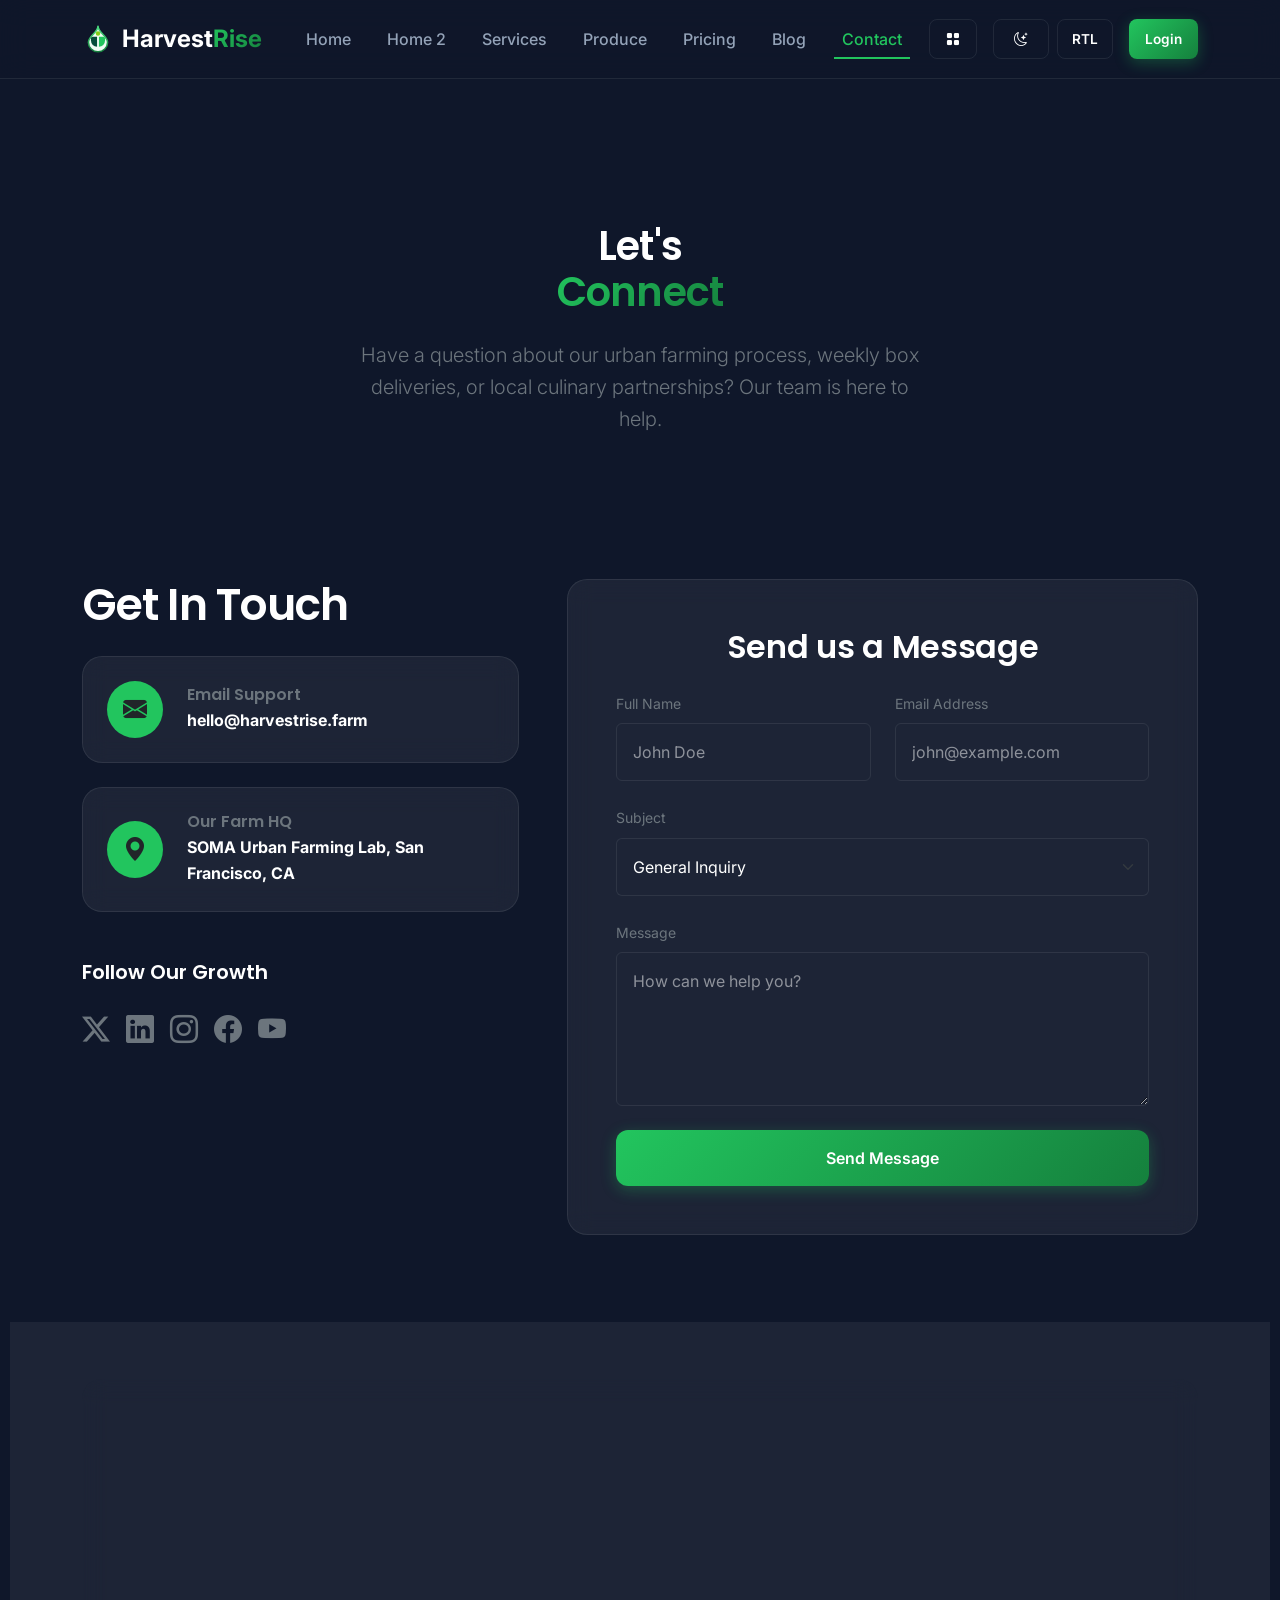
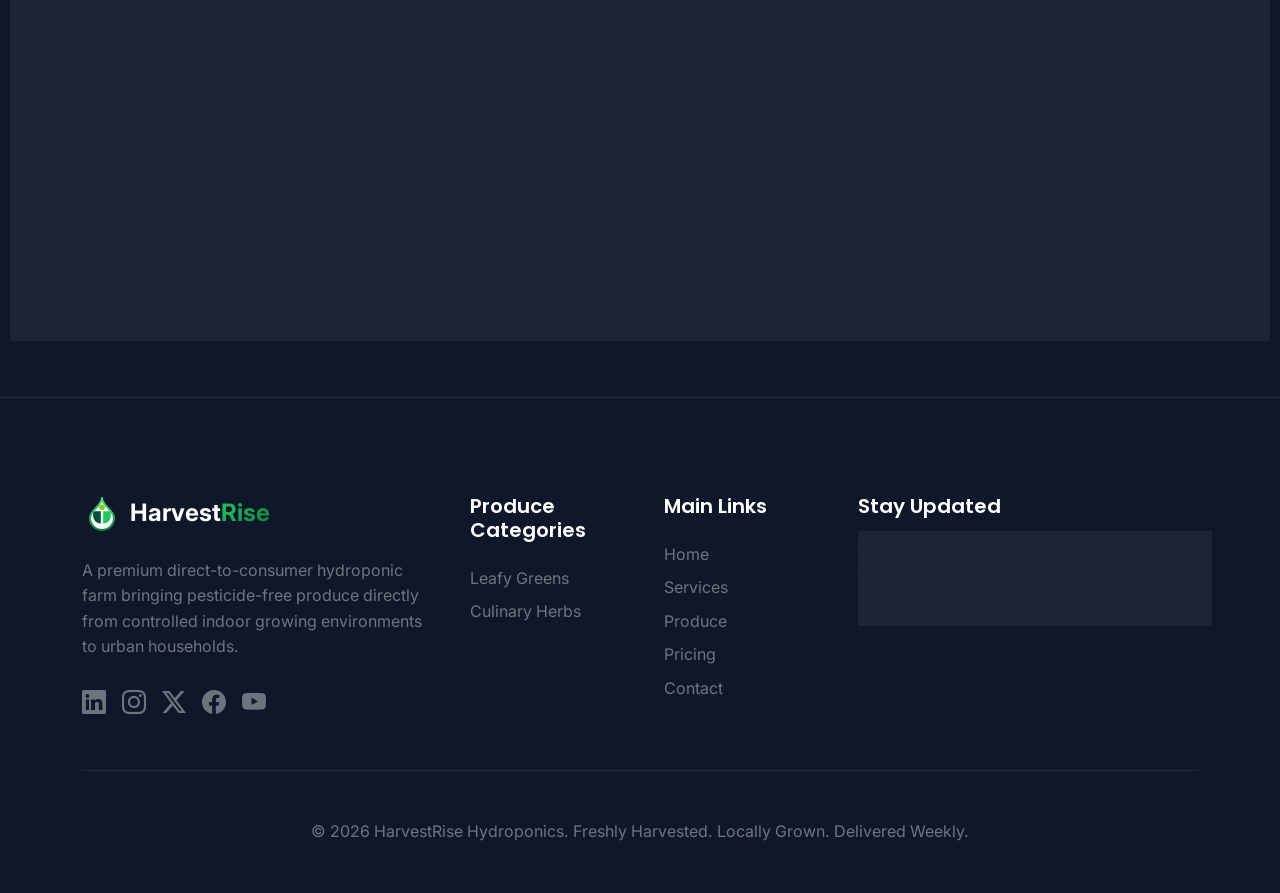
<file: contact.html>
<!DOCTYPE html>
<html lang="en">

<head>
    <meta charset="UTF-8">
    <meta name="viewport" content="width=device-width, initial-scale=1.0">
    <title>Contact Us | HarvestRise Hydroponics</title>
    <link rel="icon" type="image/png" href="assets/images/logo.svg">
    <link href="https://cdn.jsdelivr.net/npm/bootstrap@5.3.0/dist/css/bootstrap.min.css" rel="stylesheet">
    <link rel="stylesheet" href="https://cdn.jsdelivr.net/npm/bootstrap-icons@1.10.5/font/bootstrap-icons.css">
    <link rel="stylesheet" href="assets/css/style.css">
    <link rel="stylesheet" href="assets/css/dark-mode.css">
</head>

<body>

    <!-- Navbar -->
    <nav class="navbar navbar-expand-xl navbar-custom sticky-top">
        <div class="container">
            <a class="navbar-brand d-flex align-items-center" href="index.html">
                <img src="assets/images/logo.svg" alt="HarvestRise Logo" class="me-2" style="height: 32px; width: 32px;">
                <span class="fw-bold text-white fs-4">Harvest<span class="text-gradient">Rise</span></span>
            </a>
            <button class="navbar-toggler border-0" type="button" data-bs-toggle="collapse" data-bs-target="#navbarNav">
                <i class="bi bi-list text-white fs-2"></i>
            </button>
            <div class="collapse navbar-collapse" id="navbarNav">
                <ul class="navbar-nav mx-auto">
                    <li class="nav-item"><a class="nav-link" href="index.html">Home</a></li>
                    <li class="nav-item"><a class="nav-link" href="home2.html">Home 2</a></li>
                    <li class="nav-item"><a class="nav-link" href="services.html">Services</a></li>
                    <li class="nav-item"><a class="nav-link" href="portfolio.html">Produce</a></li>
                    <li class="nav-item"><a class="nav-link" href="pricing.html">Pricing</a></li>
                    <li class="nav-item"><a class="nav-link" href="blog.html">Blog</a></li>
                    <li class="nav-item"><a class="nav-link active" href="contact.html">Contact</a></li>
                </ul>
                <div class="d-flex align-items-center gap-3">
                    <a href="dashboard.html" class="btn btn-outline-custom btn-sm d-flex align-items-center"
                        title="Dashboard">
                        <i class="bi bi-grid-fill"></i>
                    </a>
                    <div class="d-flex gap-2">
                        <button class="btn btn-outline-custom btn-sm d-flex align-items-center justify-content-center nav-toggle-btn" id="theme-toggle" title="Toggle Theme">
                            <i class="bi bi-moon-stars"></i>
                        </button>
                        <button class="btn btn-outline-custom btn-sm d-flex align-items-center justify-content-center nav-toggle-btn" id="rtl-toggle" title="RTL">
                            RTL
                        </button>
                    </div>
                    <a href="login.html" class="btn btn-primary-custom btn-sm d-flex align-items-center" title="Login">
                        Login
                    </a>
                </div>
            </div>
        </div>
    </nav>

    <!-- Contact Hero -->
    <section class="py-5 mt-5">
        <div class="container pt-5 text-center">
            <h1 class="display-3 fw-bold mb-4">Let's <br> <span class="text-gradient">Connect</span></h1>
            <p class="text-secondary lead max-w-600 mx-auto mb-5 px-3">Have a question about our urban farming process, weekly box deliveries, or local culinary partnerships? Our team is here to help.</p>
        </div>
    </section>

    <!-- Contact Form Section -->
    <section class="py-5">
        <div class="container">
            <div class="row g-5">
                <div class="col-lg-5 text-center text-lg-start">
                    <h2 class="h2 mb-4">Get In Touch</h2>

                    <div class="glass-card contact-info-card p-4 mb-4 d-flex flex-column flex-lg-row align-items-center text-center text-lg-start">
                        <div class="bg-primary-accent rounded-circle p-3 me-lg-4 mb-3 mb-lg-0 text-dark"><i
                                class="bi bi-envelope-fill fs-4"></i></div>
                        <div>
                            <h4 class="h6 text-secondary mb-1">Email Support</h4>
                            <p class="mb-0 fw-bold">hello@harvestrise.farm</p>
                        </div>
                    </div>

                    <div class="glass-card contact-info-card p-4 mb-4 d-flex flex-column flex-lg-row align-items-center text-center text-lg-start">
                        <div class="bg-primary-accent rounded-circle p-3 me-lg-4 mb-3 mb-lg-0 text-dark"><i
                                class="bi bi-geo-alt-fill fs-4"></i></div>
                        <div>
                            <h4 class="h6 text-secondary mb-1">Our Farm HQ</h4>
                            <p class="mb-0 fw-bold">SOMA Urban Farming Lab, San Francisco, CA</p>
                        </div>
                    </div>

                    <div class="mt-5">
                        <h5 class="mb-4">Follow Our Growth</h5>
                        <div class="d-flex justify-content-center justify-content-lg-start gap-3 fs-3 social-links">
                            <a href="#" class="text-secondary"><i class="bi bi-twitter-x"></i></a>
                            <a href="#" class="text-secondary"><i class="bi bi-linkedin"></i></a>
                            <a href="#" class="text-secondary"><i class="bi bi-instagram"></i></a>
                            <a href="#" class="text-secondary"><i class="bi bi-facebook"></i></a>
                            <a href="#" class="text-secondary"><i class="bi bi-youtube"></i></a>
                        </div>
                    </div>
                </div>

                <div class="col-lg-7">
                    <div class="glass-card p-5">
                        <h3 class="h4 mb-4 text-center">Send us a Message</h3>
                        <form id="contactForm">
                            <div class="row g-4 mb-4">
                                <div class="col-md-6">
                                    <label class="form-label text-secondary text-sm">Full Name</label>
                                    <input type="text"
                                        class="form-control bg-transparent border-color text-white shadow-none p-3"
                                        placeholder="John Doe">
                                </div>
                                <div class="col-md-6">
                                    <label class="form-label text-secondary text-sm">Email Address</label>
                                    <input type="email"
                                        class="form-control bg-transparent border-color text-white shadow-none p-3"
                                        placeholder="john@example.com">
                                </div>
                            </div>
                            <div class="mb-4">
                                <label class="form-label text-secondary text-sm">Subject</label>
                                <select class="form-select bg-transparent border-color text-secondary shadow-none p-3">
                                    <option class="text-dark">General Inquiry</option>
                                    <option class="text-dark">Subscription Help</option>
                                    <option class="text-dark">Delivery Preferences</option>
                                    <option class="text-dark">Farm Partnerships</option>
                                </select>
                            </div>
                            <div class="mb-4">
                                <label class="form-label text-secondary text-sm">Message</label>
                                <textarea class="form-control bg-transparent border-color text-white shadow-none p-3"
                                    rows="5" placeholder="How can we help you?"></textarea>
                            </div>
                            <button type="submit" class="btn btn-primary-custom w-100 py-3">Send Message</button>
                        </form>
                    </div>
                </div>
            </div>
        </div>
    </section>

    <!-- Map Section -->
    <section class="py-5">
        <div class="container py-5">
            <div class="glass-card p-2 overflow-hidden shadow-lg border-0">
                <iframe
                    src="https://www.google.com/maps/embed?pb=!1m18!1m12!1m3!1d3153.8354345093747!2d-122.39998468468245!3d37.77492927975922!2m3!1f0!2f0!3f0!3m2!1i1024!2i768!4f13.1!3m3!1m2!1s0x8085807bed8f559a%3A0x4bb570dcf454c698!2sDesign%20District%2C%20San%20Francisco%2C%20CA!5e0!3m2!1sen!2sus!4v1689123456789!5m2!1sen!2sus"
                    width="100%" height="450"
                    style="border:0; border-radius: 12px; filter: grayscale(1) invert(1) contrast(1.2) opacity(0.8);"
                    allowfullscreen="" loading="lazy" referrerpolicy="no-referrer-when-downgrade">
                </iframe>
            </div>
        </div>
    </section>

    <!-- Footer -->
    <footer class="py-5 mt-5 border-top border-color">
        <div class="container py-5">
            <div class="row g-5">
                <div class="col-lg-4">
                    <a class="navbar-brand d-flex align-items-center mb-4" href="index.html">
                        <img src="assets/images/logo.svg" alt="HarvestRise Logo" height="30" class="me-2">
                        <span class="fw-bold text-white fs-4">Harvest<span class="text-gradient">Rise</span></span>
                    </a>
                    <p class="text-secondary">A premium direct-to-consumer hydroponic farm bringing pesticide-free produce directly from controlled indoor growing environments to urban households.</p>
                    <div class="d-flex gap-3 fs-4 mt-4 social-links">
                        <a href="#" class="text-secondary"><i class="bi bi-linkedin"></i></a>
                        <a href="#" class="text-secondary"><i class="bi bi-instagram"></i></a>
                        <a href="#" class="text-secondary"><i class="bi bi-twitter-x"></i></a>
                        <a href="#" class="text-secondary"><i class="bi bi-facebook"></i></a>
                        <a href="#" class="text-secondary"><i class="bi bi-youtube"></i></a>
                    </div>
                </div>
                <div class="col-6 col-lg-2">
                    <h5 class="mb-4">Produce Categories</h5>
                    <ul class="list-unstyled text-secondary">
                        <li class="mb-2"><a href="portfolio.html" class="text-decoration-none text-secondary">Leafy Greens</a></li>
                        <li class="mb-2"><a href="portfolio.html" class="text-decoration-none text-secondary">Culinary Herbs</a></li>
                    </ul>
                </div>
                <div class="col-6 col-lg-2">
                    <h5 class="mb-4">Main Links</h5>
                    <ul class="list-unstyled text-secondary">
                        <li class="mb-2"><a href="index.html" class="text-decoration-none text-secondary">Home</a></li>
                        <li class="mb-2"><a href="services.html" class="text-decoration-none text-secondary">Services</a></li>
                        <li class="mb-2"><a href="portfolio.html" class="text-decoration-none text-secondary">Produce</a></li>
                        <li class="mb-2"><a href="pricing.html" class="text-decoration-none text-secondary">Pricing</a></li>
                        <li class="mb-2"><a href="contact.html" class="text-decoration-none text-secondary">Contact</a></li>
                    </ul>
                </div>
                <div class="col-lg-4">
                    <h5 class="mb-4">Stay Updated</h5>
                    <div class="glass-card p-2 d-flex">
                        <input type="email" class="form-control bg-transparent border-0 text-white shadow-none"
                            placeholder="Email Address">
                        <button class="btn btn-primary-custom ms-2">Subscribe</button>
                    </div>
                </div>
            </div>
            <div class="text-center mt-5 pt-5 text-secondary border-top border-color">
                <p>&copy; 2026 HarvestRise Hydroponics. Freshly Harvested. Locally Grown. Delivered Weekly.</p>
            </div>
        </div>
    </footer>

    <script src="https://cdn.jsdelivr.net/npm/bootstrap@5.3.0/dist/js/bootstrap.bundle.min.js"></script>
    <script src="assets/js/main.js"></script>
</body>

</html>
</file>
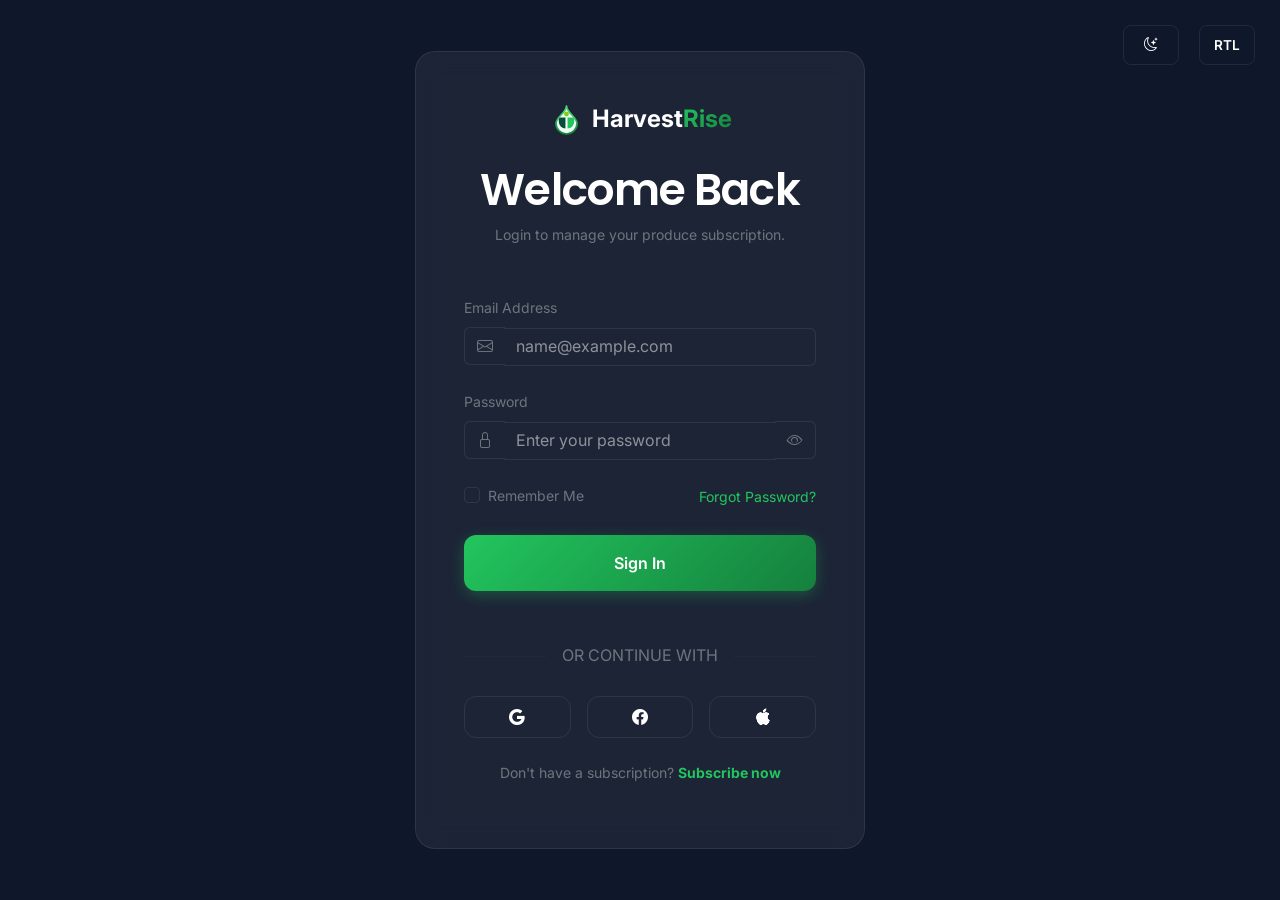
<file: login.html>
<!DOCTYPE html>
<html lang="en">

<head>
    <meta charset="UTF-8">
    <meta name="viewport" content="width=device-width, initial-scale=1.0">
    <title>Login | HarvestRise Hydroponics</title>
    <link rel="icon" type="image/png" href="assets/images/logo.svg">
    <link href="https://cdn.jsdelivr.net/npm/bootstrap@5.3.0/dist/css/bootstrap.min.css" rel="stylesheet">
    <link rel="stylesheet" href="https://cdn.jsdelivr.net/npm/bootstrap-icons@1.10.5/font/bootstrap-icons.css">
    <link rel="stylesheet" href="assets/css/style.css">
    <link rel="stylesheet" href="assets/css/dark-mode.css">
    <style>
        .auth-container {
            min-height: 100vh;
            position: relative;
        }

        .auth-form-wrapper {
            max-width: 450px;
            width: 100%;
        }

        .top-controls {
            position: fixed;
            top: 25px;
            right: 25px;
            z-index: 9999;
            display: flex;
            align-items: center;
            gap: 20px;
        }

        @media (max-width: 576px) {
            .top-controls {
                position: static;
                justify-content: flex-end;
                padding: 12px 14px 0;
                gap: 12px;
                margin-bottom: 6px;
            }

            .auth-main-col {
                padding: 1.25rem !important;
            }

            .auth-form-wrapper {
                max-width: 100%;
            }

            .auth-form-wrapper .glass-card {
                padding: 2rem 1.25rem !important;
            }

            .login-aux-row {
                display: flex !important;
                flex-direction: row;
                align-items: center !important;
                justify-content: space-between;
                gap: 10px;
            }

            .remember-30-label {
                white-space: nowrap;
            }

            .forgot-password-link {
                display: inline-block;
                white-space: nowrap;
            }

            .auth-continue-text {
                white-space: nowrap;
            }
        }
    </style>
</head>

<body class="bg-primary-bg">

    <div class="container-fluid p-0">
        <div class="top-controls">
            <button class="btn btn-outline-custom btn-sm d-flex align-items-center justify-content-center nav-toggle-btn" id="theme-toggle" title="Toggle Theme">
                <i class="bi bi-moon-stars"></i>
            </button>
            <button class="btn btn-outline-custom btn-sm d-flex align-items-center justify-content-center nav-toggle-btn" id="rtl-toggle" title="RTL">
                RTL
            </button>
        </div>
        <div class="row g-0 auth-container">

            <!-- Main Form Column -->
            <div class="col-12 d-flex flex-column align-items-center justify-content-center p-5 auth-main-col">


                <div class="auth-form-wrapper">
                    <div class="glass-card p-5">
                        <div class="text-center mb-4">
                            <a href="index.html"
                                class="navbar-brand d-flex align-items-center justify-content-center mb-3">
                                <img src="assets/images/logo.svg" alt="HarvestRise Logo" height="35" class="me-2" style="width: 35px;">
                                <span class="fw-bold text-white fs-4">Harvest<span class="text-gradient">Rise</span></span>
                            </a>
                        </div>
                        <h2 class="h4 mb-2 text-center">Welcome Back</h2>
                        <p class="text-secondary text-sm text-center mb-5">Login to manage your produce subscription.</p>

                        <form>
                            <div class="mb-4">
                                <label class="form-label text-secondary text-sm">Email Address</label>
                                <div class="input-group">
                                    <span
                                        class="input-group-text bg-transparent border-color text-secondary border-end-0"><i
                                            class="bi bi-envelope"></i></span>
                                    <input type="email"
                                        class="form-control bg-transparent border-color text-white shadow-none border-start-0"
                                        placeholder="name@example.com">
                                </div>
                            </div>
                            <div class="mb-4">
                                <label class="form-label text-secondary text-sm">Password</label>
                                <div class="input-group">
                                    <span
                                        class="input-group-text bg-transparent border-color text-secondary border-end-0"><i
                                            class="bi bi-lock"></i></span>
                                    <input type="password"
                                        class="form-control bg-transparent border-color text-white shadow-none border-start-0 border-end-0"
                                        placeholder="Enter your password" id="password">
                                    <span
                                        class="input-group-text bg-transparent border-color text-secondary border-start-0 cursor-pointer toggle-password"
                                        style="cursor: pointer;">
                                        <i class="bi bi-eye"></i>
                                    </span>
                                </div>
                            </div>
                            <div class="d-flex justify-content-between align-items-center mb-4 login-aux-row">
                                <div class="form-check">
                                    <input type="checkbox" class="form-check-input bg-transparent border-color"
                                        id="remember">
                                    <label class="form-check-label text-secondary text-sm remember-30-label" for="remember">Remember Me</label>
                                </div>
                                <a href="#" class="text-primary-accent text-sm text-decoration-none forgot-password-link">Forgot Password?</a>
                            </div>
                            <button type="submit" class="btn btn-primary-custom w-100 py-3 mb-4">Sign In</button>

                            <div class="text-center my-4">
                                <div class="d-flex align-items-center">
                                    <hr class="flex-grow-1 border-color">
                                    <span class="px-3 text-secondary text-xs auth-continue-text">OR CONTINUE WITH</span>
                                    <hr class="flex-grow-1 border-color">
                                </div>
                            </div>

                            <div class="row g-3 mb-4">
                                <div class="col-4">
                                    <button type="button" class="btn btn-outline-custom w-100 py-2" title="Google"><i
                                             class="bi bi-google"></i></button>
                                </div>
                                <div class="col-4">
                                    <button type="button" class="btn btn-outline-custom w-100 py-2" title="Facebook"><i
                                             class="bi bi-facebook"></i></button>
                                </div>
                                <div class="col-4">
                                    <button type="button" class="btn btn-outline-custom w-100 py-2" title="Apple"><i
                                             class="bi bi-apple"></i></button>
                                </div>
                            </div>

                            <div class="text-center">
                                <p class="text-secondary text-sm">Don't have a subscription? <a href="register.html"
                                        class="text-primary-accent text-decoration-none fw-bold">Subscribe now</a></p>
                            </div>
                        </form>
                    </div>
                </div>
            </div>


        </div>
    </div>

    <script src="https://cdn.jsdelivr.net/npm/bootstrap@5.3.0/dist/js/bootstrap.bundle.min.js"></script>
    <script src="assets/js/main.js"></script>
</body>

</html>
</file>
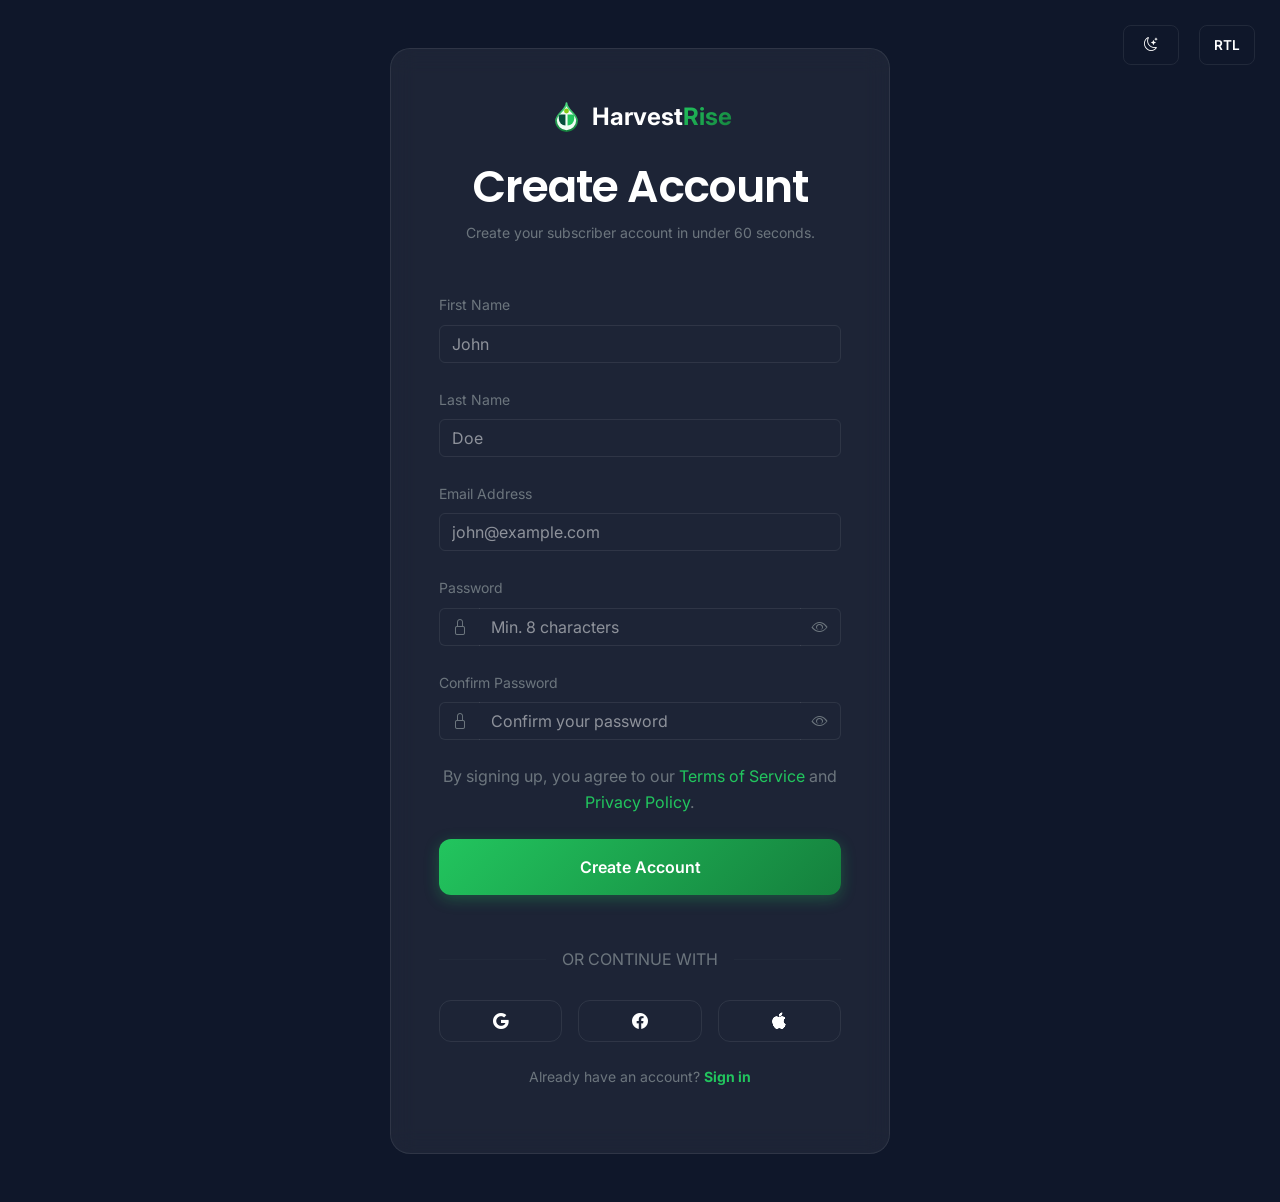
<file: register.html>
<!DOCTYPE html>
<html lang="en">

<head>
    <meta charset="UTF-8">
    <meta name="viewport" content="width=device-width, initial-scale=1.0">
    <title>Register | HarvestRise Hydroponics</title>
    <link rel="icon" type="image/png" href="assets/images/logo.svg">
    <link href="https://cdn.jsdelivr.net/npm/bootstrap@5.3.0/dist/css/bootstrap.min.css" rel="stylesheet">
    <link rel="stylesheet" href="https://cdn.jsdelivr.net/npm/bootstrap-icons@1.10.5/font/bootstrap-icons.css">
    <link rel="stylesheet" href="assets/css/style.css">
    <link rel="stylesheet" href="assets/css/dark-mode.css">
    <style>
        .auth-container {
            min-height: 100vh;
            position: relative;
        }

        .auth-form-wrapper {
            max-width: 500px;
            width: 100%;
        }

        .top-controls {
            position: fixed;
            top: 25px;
            right: 25px;
            z-index: 9999;
            display: flex;
            align-items: center;
            gap: 20px;
        }

        @media (max-width: 576px) {
            .top-controls {
                position: static;
                justify-content: flex-end;
                padding: 12px 14px 0;
                gap: 12px;
                margin-bottom: 6px;
            }

            .auth-main-col {
                padding: 1.25rem !important;
            }

            .auth-form-wrapper {
                max-width: 100%;
            }

            .auth-form-wrapper .glass-card {
                padding: 2rem 1.25rem !important;
            }

            .signup-create-btn {
                white-space: nowrap;
            }

            .auth-continue-text {
                white-space: nowrap;
            }

            .signup-terms {
                margin: 0 auto;
                max-width: 280px;
                line-height: 1.5;
                text-align: center;
            }
        }
    </style>
</head>

<body class="bg-primary-bg">

    <div class="container-fluid p-0">
        <div class="top-controls">
            <button class="btn btn-outline-custom btn-sm d-flex align-items-center justify-content-center nav-toggle-btn" id="theme-toggle" title="Toggle Theme">
                <i class="bi bi-moon-stars"></i>
            </button>
            <button class="btn btn-outline-custom btn-sm d-flex align-items-center justify-content-center nav-toggle-btn" id="rtl-toggle" title="RTL">
                RTL
            </button>
        </div>

        <div class="row g-0 auth-container">
            <!-- Main Form Column -->
            <div class="col-12 d-flex flex-column align-items-center justify-content-center p-5 auth-main-col">


                <div class="auth-form-wrapper">
                    <div class="glass-card p-5">
                        <div class="text-center mb-4">
                            <a href="index.html"
                                class="navbar-brand d-flex align-items-center justify-content-center mb-3">
                                <img src="assets/images/logo.svg" alt="HarvestRise Logo" height="35" class="me-2" style="width: 35px;">
                                <span class="fw-bold text-white fs-4">Harvest<span class="text-gradient">Rise</span></span>
                            </a>
                        </div>
                        <h2 class="h4 mb-2 text-center">Create Account</h2>
                        <p class="text-secondary text-sm text-center mb-5">Create your subscriber account in under 60 seconds.</p>

                        <form>
                            <div class="mb-4">
                                <label class="form-label text-secondary text-sm">First Name</label>
                                <input type="text"
                                    class="form-control bg-transparent border-color text-white shadow-none"
                                    placeholder="John">
                            </div>
                            <div class="mb-4">
                                <label class="form-label text-secondary text-sm">Last Name</label>
                                <input type="text"
                                    class="form-control bg-transparent border-color text-white shadow-none"
                                    placeholder="Doe">
                            </div>
                            <div class="mb-4">
                                <label class="form-label text-secondary text-sm">Email Address</label>
                                <input type="email"
                                    class="form-control bg-transparent border-color text-white shadow-none"
                                    placeholder="john@example.com">
                            </div>
                            <div class="mb-4">
                                <label class="form-label text-secondary text-sm">Password</label>
                                <div class="input-group">
                                    <span
                                        class="input-group-text bg-transparent border-color text-secondary border-end-0"><i
                                            class="bi bi-lock"></i></span>
                                    <input type="password"
                                        class="form-control bg-transparent border-color text-white shadow-none border-start-0 border-end-0"
                                        placeholder="Min. 8 characters" id="password">
                                    <span
                                        class="input-group-text bg-transparent border-color text-secondary border-start-0 cursor-pointer toggle-password"
                                        style="cursor: pointer;">
                                        <i class="bi bi-eye"></i>
                                    </span>
                                </div>
                            </div>
                            <div class="mb-4">
                                <label class="form-label text-secondary text-sm">Confirm Password</label>
                                <div class="input-group">
                                    <span
                                        class="input-group-text bg-transparent border-color text-secondary border-end-0"><i
                                            class="bi bi-lock"></i></span>
                                    <input type="password"
                                        class="form-control bg-transparent border-color text-white shadow-none border-start-0 border-end-0"
                                        placeholder="Confirm your password" id="confirm_password">
                                    <span
                                        class="input-group-text bg-transparent border-color text-secondary border-start-0 cursor-pointer toggle-password"
                                        style="cursor: pointer;">
                                        <i class="bi bi-eye"></i>
                                    </span>
                                </div>
                            </div>

                            <div class="mb-4">
                                <p class="text-secondary text-xs text-center signup-terms">
                                    By signing up, you agree to our <a href="#" class="text-primary-accent">Terms of Service</a> and <a href="#" class="text-primary-accent">Privacy Policy</a>.
                                </p>
                            </div>

                            <button type="submit" class="btn btn-primary-custom w-100 py-3 mb-4 signup-create-btn">Create Account</button>

                            <div class="text-center my-4">
                                <div class="d-flex align-items-center">
                                    <hr class="flex-grow-1 border-color">
                                    <span class="px-3 text-secondary text-xs auth-continue-text">OR CONTINUE WITH</span>
                                    <hr class="flex-grow-1 border-color">
                                </div>
                            </div>

                            <div class="row g-3 mb-4">
                                <div class="col-4">
                                    <button type="button" class="btn btn-outline-custom w-100 py-2" title="Google"><i
                                             class="bi bi-google"></i></button>
                                </div>
                                <div class="col-4">
                                    <button type="button" class="btn btn-outline-custom w-100 py-2" title="Facebook"><i
                                             class="bi bi-facebook"></i></button>
                                </div>
                                <div class="col-4">
                                    <button type="button" class="btn btn-outline-custom w-100 py-2" title="Apple"><i
                                             class="bi bi-apple"></i></button>
                                </div>
                            </div>

                            <div class="text-center">
                                <p class="text-secondary text-sm">Already have an account? <a href="login.html"
                                        class="text-primary-accent text-decoration-none fw-bold">Sign in</a></p>
                            </div>
                        </form>
                    </div>
                </div>
            </div>
        </div>
    </div>

    <script src="https://cdn.jsdelivr.net/npm/bootstrap@5.3.0/dist/js/bootstrap.bundle.min.js"></script>
    <script src="assets/js/main.js"></script>
</body>

</html>
</file>
<file: assets/css/style.css>
@import url('https://fonts.googleapis.com/css2?family=Inter:wght@400;500&family=Manrope:wght@500;600&family=Poppins:wght@500;600&display=swap');

:root {
    --primary-bg: #0F172A;
    --secondary-bg: #1E293B;
    --card-bg: rgba(255, 255, 255, 0.06);
    --primary-accent: #22C55E;
    --secondary-accent: #15803D;
    --gradient-primary: linear-gradient(135deg, #22C55E, #15803D);
    --text-primary: #FFFFFF;
    --text-secondary: #94A3B8;
    --border-color: rgba(255, 255, 255, 0.08);
    --glow-color: rgba(34, 197, 94, 0.25);
    --success: #16A34A;
    --warning: #f59e0b;
    --error: #ef4444;
    --transition: all 0.3s cubic-bezier(0.4, 0, 0.2, 1);
}

* {
    margin: 0;
    padding: 0;
    box-sizing: border-box;
}

body {
    font-size: 16px !important;
    font-family: 'Inter', sans-serif;
    font-weight: 410;
    background-color: var(--primary-bg);
    color: var(--text-primary);
    overflow-x: hidden;
    line-height: 1.6;
}

/* Glassmorphism */
.glass-card {
    background: var(--card-bg);
    backdrop-filter: blur(12px);
    -webkit-backdrop-filter: blur(12px);
    border: 1px solid var(--border-color);
    border-radius: 20px;
    transition: var(--transition);
}

.glass-card:hover {
    border-color: var(--primary-accent);
    box-shadow: 0 0 20px var(--glow-color);
    transform: translateY(-5px);
}

/* Typography Rules */
h1, .h1 {
    font-family: 'Poppins', sans-serif !important;
    font-size: clamp(2.5rem, 5vw, 3.5rem) !important;
    font-weight: 580 !important;
    letter-spacing: -0.02em;
}

.display-2,
.display-3 {
    font-size: clamp(1.5rem, 4vw, 2.5rem) !important;
    line-height: 1.15 !important;
    font-weight: 580 !important;
}

h2, .h2 {
    font-family: 'Poppins', sans-serif !important;
    font-size: clamp(2rem, 4vw, 2.75rem) !important;
    font-weight: 540 !important;
    letter-spacing: -0.02em;
}

h3, .h3 {
    font-family: 'Poppins', sans-serif !important;
    font-size: clamp(1.5rem, 3vw, 2rem) !important;
    font-weight: 520 !important;
    letter-spacing: -0.01em;
}

h4, h5, h6, .h4, .h5, .h6 {
    font-family: 'Poppins', sans-serif !important;
    font-weight: 550 !important;
}

.text-gradient {
    background: var(--gradient-primary);
    -webkit-background-clip: text;
    background-clip: text;
    -webkit-text-fill-color: transparent;
}

/* Buttons */
.btn-primary-custom {
    background: var(--gradient-primary);
    border: none;
    color: white;
    padding: 12px 28px;
    border-radius: 12px;
    font-weight: 600;
    transition: var(--transition);
    box-shadow: 0 4px 15px rgba(34, 197, 94, 0.3);
}

.btn-primary-custom:hover {
    transform: translateY(-2px);
    box-shadow: 0 6px 20px rgba(34, 197, 94, 0.5);
    color: white;
}

.btn-outline-custom {
    background: transparent;
    border: 1px solid var(--border-color);
    color: var(--text-primary);
    padding: 12px 28px;
    border-radius: 12px;
    font-weight: 600;
    transition: var(--transition);
}

.btn-outline-custom:hover {
    background: var(--card-bg);
    border-color: var(--primary-accent);
    color: var(--primary-accent);
}

.btn-primary-custom.btn-sm,
.btn-outline-custom.btn-sm {
    padding: 6px 16px !important;
    font-size: 0.85rem !important;
    border-radius: 8px !important;
}

/* Header Buttons & Icons: Equal Height Alignment */
.navbar-custom .btn {
    height: 40px !important;
    min-height: 40px !important;
    display: inline-flex !important;
    align-items: center !important;
    justify-content: center !important;
    padding: 8px 16px !important;
    font-weight: 600;
}

.nav-toggle-btn {
    width: 56px !important;
    min-width: 56px !important;
    height: 40px !important;
    min-height: 40px !important;
    padding: 8px 10px !important;
    display: inline-flex !important;
    align-items: center !important;
    justify-content: center !important;
    gap: 0;
}

/* Navbar */
.navbar-custom {
    background: rgba(15, 23, 42, 0.8);
    backdrop-filter: blur(15px);
    border-bottom: 1px solid var(--border-color);
    padding: 15px 0;
    transition: var(--transition);
}

.navbar-brand img {
    height: 40px;
}

.nav-link {
    color: var(--text-secondary) !important;
    font-weight: 500;
    margin: 0 10px;
    transition: var(--transition);
    position: relative;
    padding-bottom: 6px !important;
}

.nav-link::after {
    content: '';
    position: absolute;
    bottom: 0;
    left: 0;
    width: 100%;
    height: 2px;
    background-color: var(--primary-accent);
    transform: scaleX(0);
    transition: transform 0.3s ease;
    transform-origin: right;
}

.nav-link:hover::after,
.nav-link.active::after {
    transform: scaleX(1);
    transform-origin: left;
}

.nav-link:hover,
.nav-link.active {
    color: var(--primary-accent) !important;
}

@media (min-width: 1200px) {
    .navbar-custom .navbar-collapse {
        align-items: center;
    }

    .navbar-custom .navbar-nav .nav-item {
        flex-shrink: 0;
    }

    .navbar-custom .navbar-nav .nav-link {
        white-space: nowrap;
    }
}

@media (max-width: 1199.98px) {
    .navbar-custom {
        z-index: 1050 !important;
    }
    
    .navbar-custom .navbar-brand,
    .navbar-custom .navbar-toggler {
        position: relative;
        z-index: 1060 !important;
    }

    .navbar-custom .navbar-collapse {
        position: fixed !important;
        top: 0;
        left: 0;
        width: 100vw !important;
        height: 100vh !important;
        background: var(--primary-bg) !important;
        z-index: 1050 !important;
        padding: 100px 24px 40px !important;
        margin: 0 !important;
        border: none !important;
        border-radius: 0 !important;
        display: flex !important;
        flex-direction: column !important;
        align-items: center !important;
        justify-content: center !important;
        overflow-y: auto !important;
        opacity: 0;
        visibility: hidden;
        transition: opacity 0.3s ease, visibility 0.3s ease !important;
    }

    .navbar-custom .navbar-collapse.collapsing {
        height: 100vh !important;
        display: flex !important;
        opacity: 0;
        visibility: visible !important;
        transition: opacity 0.3s ease !important;
    }

    .navbar-custom .navbar-collapse.show {
        opacity: 1 !important;
        visibility: visible !important;
    }
    
    .navbar-custom .navbar-collapse:not(.show):not(.collapsing) {
        display: none !important;
    }

    .navbar-custom .navbar-nav {
        text-align: center;
        margin-bottom: 30px !important;
        width: 100%;
        display: flex;
        flex-direction: column;
        align-items: center;
        gap: 15px !important;
    }

    .navbar-custom .navbar-nav .nav-link {
        font-size: 1.5rem !important;
        padding: 8px 0 !important;
        margin: 0 !important;
    }

    .navbar-custom .navbar-collapse > .d-flex.align-items-center.gap-3 {
        justify-content: center !important;
        width: 100% !important;
        flex-direction: row !important;
        flex-wrap: wrap !important;
        gap: 15px !important;
    }
}

.back-to-top {
    position: fixed;
    right: 24px;
    bottom: 24px;
    width: 46px;
    height: 46px;
    border: 1px solid var(--border-color);
    border-radius: 12px;
    background: rgba(30, 41, 59, 0.9);
    color: #f8fafc;
    display: inline-flex;
    align-items: center;
    justify-content: center;
    cursor: pointer;
    z-index: 999;
    opacity: 0;
    visibility: hidden;
    transform: translateY(8px);
    transition: var(--transition);
}

.back-to-top i {
    color: inherit;
    font-size: 20px;
    line-height: 1;
}

.back-to-top:hover {
    border-color: var(--primary-accent);
    color: var(--primary-accent);
    background: rgba(30, 41, 59, 1);
}

.back-to-top.show {
    opacity: 1;
    visibility: visible;
    transform: translateY(0);
}

/* Hero Section */
.hero-section {
    padding: 140px 0 100px;
    position: relative;
    overflow: hidden;
}

[dir="rtl"] .hero-section {
    text-align: right !important;
}

@media (min-width: 992px) {
    [dir="rtl"] .hero-section .text-lg-start {
        text-align: right !important;
    }
    [dir="rtl"] .hero-section .justify-content-lg-start {
        justify-content: flex-start !important;
    }
[dir="rtl"] .hero-section .pe-lg-5 {
        padding-right: 0 !important;
        padding-left: 3rem !important;
    }
}

[dir="rtl"] #featured-guide {
    direction: rtl;
    text-align: right;
}

.hero-section-alt {
    position: relative;
    overflow: hidden;
}

.hero-glow {
    position: absolute;
    top: -10%;
    right: -10%;
    width: 600px;
    height: 600px;
    background: radial-gradient(circle, rgba(34, 197, 94, 0.15) 0%, rgba(21, 128, 61, 0.05) 50%, transparent 100%);
    filter: blur(80px);
    z-index: -1;
}

.hero-mockup-wrapper {
    position: relative;
    z-index: 1;
}

.hero-mockup-wrapper img {
    width: 100%;
    border-radius: 30px;
    border: 1px solid var(--border-color);
    box-shadow: 0 30px 60px rgba(0, 0, 0, 0.5);
}

.premium-brand-img {
    width: 100%;
    aspect-ratio: 16 / 9;
    object-fit: cover;
    display: block;
}

/* Animations */
@keyframes float {
    0% {
        transform: translateY(0px);
    }

    50% {
        transform: translateY(-20px);
    }

    100% {
        transform: translateY(0px);
    }
}

.float-animation {
    animation: float 6s ease-in-out infinite;
}

/* Dashboard UI */
.dashboard-card {
    background: var(--card-bg);
    border: 1px solid var(--border-color);
    border-radius: 16px;
    padding: 24px;
    height: 100%;
    transition: var(--transition);
}

.stat-icon {
    width: 48px;
    height: 48px;
    display: flex;
    align-items: center;
    justify-content: center;
    border-radius: 12px;
    font-size: 1.5rem;
    margin-bottom: 20px;
}

.sidebar-nav {
    list-style: none;
    padding: 0;
}

.sidebar-link {
    display: flex;
    align-items: center;
    padding: 12px 20px;
    color: var(--text-secondary);
    text-decoration: none;
    border-radius: 10px;
    margin-bottom: 8px;
    transition: var(--transition);
}

.sidebar-link i {
    width: 24px;
    margin-right: 12px;
    font-size: 1.2rem;
}

.sidebar-link:hover,
.sidebar-link.active {
    background: rgba(34, 197, 94, 0.1);
    color: var(--primary-accent);
}

.table-glass {
    border-collapse: separate;
    border-spacing: 0 10px;
}

.table-glass tr td,
.table-glass tr th {
    background: var(--card-bg);
    border: none;
    padding: 15px 20px;
    vertical-align: middle;
}

.table-glass tr td:first-child {
    border-radius: 12px 0 0 12px;
}

.table-glass tr td:last-child {
    border-radius: 0 12px 12px 0;
}

.status-badge {
    padding: 5px 12px;
    border-radius: 20px;
    font-size: 0.8rem;
    font-weight: 600;
}

.status-active {
    background: rgba(34, 197, 94, 0.1);
    color: var(--success);
}

.status-paused {
    background: rgba(245, 158, 11, 0.1);
    color: var(--warning);
}

/* Sidebar & Main Content Layout */
.sidebar {
    width: 280px;
    background: var(--secondary-bg);
    border-right: 1px solid var(--border-color);
    height: 100vh;
    position: fixed;
    top: 0;
    left: 0;
    padding: 30px;
    z-index: 1050;
    transition: var(--transition);
}

.main-content {
    margin-left: 280px;
    padding: 40px;
    min-height: 100vh;
}

/* Responsive */
@media (max-width: 991px) {
    .sidebar {
        transform: translateX(-100%);
    }

    .sidebar.active {
        transform: translateX(0);
    }

    .main-content {
        margin-left: 0;
    }
}

/* RTL Layout Overrides */
[dir="rtl"] .sidebar {
    left: auto !important;
    right: 0 !important;
    border-right: none !important;
    border-left: 1px solid var(--border-color) !important;
}

[dir="rtl"] .main-content {
    margin-left: 0 !important;
    margin-right: 280px !important;
}

[dir="rtl"] .sidebar-link i {
    margin-right: 0 !important;
    margin-left: 12px !important;
}

[dir="rtl"] #delivery-section .bg-primary-accent,
[dir="rtl"] #delivery-section .bg-secondary {
    display: inline-flex;
    align-items: center;
    justify-content: center;
    flex-shrink: 0;
}

[dir="rtl"] #delivery-section .bg-primary-accent i,
[dir="rtl"] #delivery-section .bg-secondary i {
    line-height: 1;
    display: block;
}

[dir="rtl"] #orders-section .bi-credit-card-2-front {
    margin-right: 0 !important;
    margin-left: 1rem !important;
}

@media (min-width: 992px) {
    [dir="rtl"] .contact-info-card {
        flex-direction: row-reverse !important;
    }

    [dir="rtl"] .contact-info-card .bg-primary-accent {
        margin-left: 0 !important;
        margin-right: 1.5rem !important;
    }
}

.contact-info-card .bg-primary-accent {
    display: inline-flex;
    align-items: center;
    justify-content: center;
    flex-shrink: 0;
}

.contact-info-card .bg-primary-accent i {
    line-height: 1;
    display: block;
}

@media (max-width: 991px) {
    [dir="rtl"] .sidebar {
        transform: translateX(100%) !important;
    }

    [dir="rtl"] .sidebar.active {
        transform: translateX(0) !important;
    }

    [dir="rtl"] .main-content {
        margin-right: 0 !important;
    }
}


.max-w-600 {
    max-width: 600px;
}

.text-sm {
    font-size: 0.875rem;
}

.bg-secondary-bg {
    background-color: var(--secondary-bg);
}

.border-color {
    border-color: var(--border-color) !important;
}

.text-primary-accent {
    color: var(--primary-accent) !important;
}

/* Form Controls Visibility */
.form-control,
.form-select {
    color: var(--text-primary) !important;
}

.form-control::placeholder {
    color: rgba(255, 255, 255, 0.5) !important;
    opacity: 1 !important;
}

.form-control:focus,
.form-select:focus {
    color: var(--text-primary) !important;
    border-color: var(--primary-accent) !important;
    background-color: rgba(255, 255, 255, 0.02) !important;
    outline-color: #22C55E !important;
    box-shadow: 0 0 0 0.25rem rgba(34, 197, 94, 0.25) !important;
}

.input-group-text {
    background-color: transparent;
    border-color: var(--border-color);
    color: var(--text-secondary);
}

/* Social Links Hover */
footer .social-links a.text-secondary {
    transition: all 0.3s ease;
}

footer .social-links a.text-secondary:hover {
    color: var(--primary-accent) !important;
    transform: translateY(-5px) !important;
}

/* Footer Styles: Link Hover & Spacing Fix */
footer {
    padding-top: 3rem !important;
    padding-bottom: 1rem !important;
}

footer .container {
    padding-top: 3rem !important;
    padding-bottom: 0 !important;
}

footer p {
    margin-bottom: 0 !important;
}

footer a.text-secondary {
    transition: var(--transition);
    display: inline-block;
}

footer a.text-secondary:hover {
    color: var(--primary-accent) !important;
    transform: translateX(5px);
}

body.light-theme footer a.text-secondary:hover {
    color: var(--secondary-accent) !important;
    transform: translateX(5px);
}

@media (min-width: 992px) and (max-width: 1199.98px) {
    .story-quote {
        min-height: 108px;
    }
}

/* Custom primary brand color overrides */
.bg-primary-accent {
    background-color: var(--primary-accent) !important;
}
.border-primary-accent {
    border-color: var(--primary-accent) !important;
}
a {
    color: var(--primary-accent);
    text-decoration: none;
    transition: var(--transition);
}
a:hover {
    color: var(--secondary-accent);
    text-decoration: none !important;
}
a.text-primary-accent:hover {
    color: var(--secondary-accent) !important;
    text-decoration: none !important;
    opacity: 0.9;
}
mark {
    background-color: rgba(34, 197, 94, 0.2);
    color: var(--text-primary);
}
u {
    text-decoration-color: var(--primary-accent);
}

/* Dashboard Numbers custom fonts and size rules */
.dashboard-number, .stat-number, .number-font {
    font-family: 'Manrope', sans-serif !important;
    font-weight: 600 !important;
}

/* Unique layout helper classes */
.section-title {
    font-size: clamp(1.75rem, 4vw, 2.5rem) !important;
    line-height: 1.25 !important;
}

.hover-effect {
    transition: var(--transition);
}
.hover-effect:hover {
    transform: translateY(-5px);
    box-shadow: 0 10px 25px rgba(34, 197, 94, 0.15) !important;
    border-color: var(--primary-accent) !important;
}
.max-w-700 {
    max-width: 700px;
}

.hero-title {
    font-size: clamp(2rem, 5vw, 3rem) !important;
    line-height: 1.15 !important;
    font-weight: 580 !important;
}

/* Dashboard overview metric cards text sizing */
.overview-metric-card h3 {
    font-size: clamp(1.3rem, 1.8vw, 1.65rem) !important;
}

@media (width: 1024px) {
    .sidebar {
        transform: translateX(-100%) !important;
    }

    .sidebar.active {
        transform: translateX(0) !important;
    }

    #sidebar-close {
        display: block !important;
    }

    .main-content {
        margin-left: 0 !important;
        padding: 24px !important;
    }

    .main-content header {
        flex-wrap: nowrap;
        align-items: center !important;
        gap: 12px !important;
        margin-bottom: 2rem !important;
    }

    .main-content header > .d-flex.align-items-center {
        flex: 1 1 auto;
        min-width: 0;
    }

    .main-content header > .d-flex.align-items-center.gap-3 {
        width: auto;
        justify-content: flex-end;
        gap: 8px !important;
        flex-shrink: 0;
    }

    .main-content header #sidebar-toggle {
        display: inline-flex !important;
        align-items: center;
        justify-content: center;
        width: 40px !important;
        min-width: 40px !important;
        height: 40px !important;
        min-height: 40px !important;
        padding: 0 !important;
    }

    .main-content header #sidebar-toggle i {
        font-size: 1.9rem !important;
    }

    .main-content header h1 {
        font-size: 1.75rem !important;
    }

    .main-content header .nav-toggle-btn {
        width: 40px !important;
        min-width: 40px !important;
        height: 40px !important;
        min-height: 40px !important;
        padding: 0 !important;
    }

    .main-content header img.rounded-circle {
        width: 36px !important;
        height: 36px !important;
    }
}

/* Mobile responsive overrides for Dashboard Header & Section Alignments */
@media (max-width: 991px) {
    .main-content {
        padding: 24px !important; /* Reduce padding from 40px to 24px on tablet/mobile for alignment */
    }
    
    .main-content header h1 {
        font-size: 1.5rem !important; /* Reduce dashboard header title size on tablet/mobile */
    }
}

@media (max-width: 767px) {
    .overview-metric-card h3 {
        font-size: 1.65rem !important; /* Scale down overview metric numbers to avoid wrapping */
    }
}

@media (max-width: 575px) {
    .main-content {
        padding: 16px !important; /* Further reduce padding on small mobile screens */
    }
    
    .main-content header {
        margin-bottom: 2rem !important;
    }
    
    .main-content header h1 {
        font-size: 1rem !important; /* Significantly reduce dashboard header title size on mobile to fit one line */
    }
    
    .main-content header p.text-sm {
        font-size: 0.7rem !important; /* Scale down header subtitle text */
    }

    .main-content header .nav-toggle-btn {
        width: 32px !important;
        min-width: 32px !important;
        height: 32px !important;
        min-height: 32px !important;
        padding: 0 !important;
        font-size: 0.75rem !important;
        border-radius: 6px !important;
    }

    .main-content header #sidebar-toggle i {
        font-size: 1.5rem !important; /* Reduce burger menu icon size on mobile */
    }

    .main-content header img.rounded-circle {
        width: 32px !important;
        height: 32px !important; /* Reduce avatar image size on mobile */
    }
    
    /* Ensure header controls are clean on mobile */
    .main-content header .d-flex.align-items-center.gap-3 {
        gap: 8px !important;
    }
    
    /* Stats metric card titles and texts scaling */
    .overview-metric-card h3 {
        font-size: 1.35rem !important;
    }
    
    .overview-metric-card .overview-metric-label {
        font-size: 0.8rem !important;
    }
    
    .overview-metric-card .overview-metric-change {
        font-size: 0.75rem !important;
    }
    
    /* Stack chart headers to avoid overlap */
    .dashboard-card .d-flex.justify-content-between.align-items-center.mb-4 {
        flex-direction: column !important;
        align-items: flex-start !important;
        gap: 12px !important;
    }
    
    /* Stack greenhouse logs item headers on mobile */
    .bg-secondary-bg .d-flex.justify-content-between.mb-1 {
        flex-direction: column !important;
        align-items: flex-start !important;
        gap: 6px !important;
    }
}

.portfolio-card-equal {
    height: 100%;
    display: flex;
    flex-direction: column;
}

.portfolio-card-equal p.text-secondary {
    flex-grow: 1;
}

/* Revolutionary Features RTL Alignment */
[dir="rtl"] #revolutionary-features {
    text-align: right !important;
}

[dir="rtl"] #revolutionary-features .feature-icon {
    margin-right: 0 !important;
    margin-left: 1.5rem !important;
}

[dir="rtl"] #revolutionary-features li i {
    margin-right: 0 !important;
    margin-left: 0.5rem !important;
}

/* Weekly Box Preview RTL Alignment */
[dir="rtl"] #box-preview {
    text-align: right !important;
}

[dir="rtl"] #box-preview .badge {
    margin-right: 0 !important;
    margin-left: 1rem !important;
}

/* Pricing Plans RTL Alignment */
[dir="rtl"] #pricing-plans {
    text-align: right !important;
}

[dir="rtl"] #pricing-plans li i {
    margin-right: 0 !important;
    margin-left: 0.5rem !important;
}

/* Pricing FAQ RTL Alignment and Dark Theme Visibility */
#pricingFaqAccordion .accordion-button {
    color: var(--text-primary) !important;
}

#pricingFaqAccordion .accordion-body {
    color: var(--text-secondary) !important;
}

[dir="rtl"] #pricingFaqAccordion {
    direction: rtl;
}

[dir="rtl"] #pricingFaqAccordion .accordion-button {
    text-align: right;
}

body:not(.light-theme) #pricingFaqAccordion .accordion-button::after {
    filter: brightness(0) invert(1);
}

/* Produce Page: Our Growing Process RTL Alignment */
[dir="rtl"] #growing-process {
    text-align: right !important;
}

[dir="rtl"] #growing-process .process-step-number {
    margin-right: 0 !important;
    margin-left: 1.5rem !important;
}

/* Produce Page: Testimonials RTL Alignment */
[dir="rtl"] #testimonials {
    text-align: right !important;
}

@media (min-width: 992px) {
    [dir="rtl"] #testimonials .testimonial-header {
        align-items: flex-start !important;
    }
    
    [dir="rtl"] #testimonials .testimonial-meta {
        text-align: right !important;
    }
}
</file>
<file: assets/css/dark-mode.css>
/* Light Mode Overrides for HarvestRise Hydroponics */

body.light-theme {
    --primary-bg: #F8FFFA;
    --secondary-bg: #ffffff;
    --card-bg: #ffffff;
    --text-primary: #0F172A;
    --text-secondary: #475569;
    --border-color: rgba(0, 0, 0, 0.08);
    background-color: var(--primary-bg);
    color: var(--text-primary);
}

/* Navbar Light Theme */
body.light-theme .navbar-custom {
    background: rgba(248, 255, 250, 0.8);
    backdrop-filter: blur(15px);
    border-bottom: 1px solid rgba(0, 0, 0, 0.05);
}

body.light-theme .nav-link {
    color: #475569 !important;
}

body.light-theme .nav-link:hover,
body.light-theme .nav-link.active {
    color: var(--secondary-accent) !important;
}

body.light-theme .nav-link::after {
    background-color: var(--secondary-accent) !important;
}

body.light-theme .navbar-brand .text-white {
    color: #0F172A !important;
}

/* Sections & Typography */
body.light-theme .bg-secondary-bg {
    background-color: #ffffff;
}

body.light-theme .text-secondary {
    color: #475569 !important;
}

body.light-theme .text-white {
    color: #0F172A !important;
}

body.light-theme .display-3,
body.light-theme .display-5,
body.light-theme .h1,
body.light-theme .h2,
body.light-theme .h3,
body.light-theme .h4,
body.light-theme .h5 {
    color: #0F172A;
}

body.light-theme .hero-ai-enhanced-badge {
    background-color: var(--secondary-accent) !important;
    color: #ffffff !important;
}

/* Cards & Dashboard Elements */
body.light-theme .glass-card {
    background: #ffffff;
    border-color: rgba(0, 0, 0, 0.08);
    box-shadow: 0 10px 40px rgba(0, 0, 0, 0.04);
}

body.light-theme .glass-card:hover {
    border-color: var(--secondary-accent);
}

body.light-theme .dashboard-card {
    background: #ffffff;
    border-color: rgba(0, 0, 0, 0.06);
    box-shadow: 0 4px 20px rgba(0, 0, 0, 0.02);
}

body.light-theme .sidebar {
    background: #ffffff;
    border-right: 1px solid rgba(0, 0, 0, 0.08);
}

body.light-theme .sidebar-link {
    color: #475569;
}

body.light-theme .sidebar-link:hover,
body.light-theme .sidebar-link.active {
    background: rgba(34, 197, 94, 0.05);
    color: var(--secondary-accent);
}

/* Tables */
body.light-theme .table-dark {
    --bs-table-bg: transparent;
    color: #0F172A;
}

body.light-theme .table-glass tr td,
body.light-theme .table-glass tr th {
    background: #ffffff;
    color: #0F172A;
    border-bottom: 1px solid rgba(0, 0, 0, 0.05);
}

body.light-theme .table-glass th.text-secondary {
    color: #64748b !important;
}

/* Form Controls */
body.light-theme .form-control,
body.light-theme .form-select {
    border-color: rgba(0, 0, 0, 0.2) !important;
    color: #0F172A !important;
}

body.light-theme .form-control::placeholder {
    color: #64748b !important;
}

body.light-theme .input-group-text {
    border-color: rgba(0, 0, 0, 0.2) !important;
    color: #475569 !important;
}

/* Auth Pages Specific */
body.light-theme .auth-image {
    filter: grayscale(0.2) brightness(1.1);
}

/* Footer */
body.light-theme footer {
    border-top: 1px solid rgba(0, 0, 0, 0.05);
}

body.light-theme footer .text-secondary {
    color: #64748b !important;
}

body.light-theme footer a {
    transition: color 0.3s ease, transform 0.3s ease;
}

body.light-theme footer a:hover {
    color: var(--secondary-accent) !important;
}

body.light-theme footer .social-links a:hover {
    transform: translateY(-5px);
}

body.light-theme .border-color {
    border-color: rgba(0, 0, 0, 0.08) !important;
}

/* Navbar Toggler Fix */
body.light-theme .navbar-toggler,
body.light-theme .navbar-toggler i {
    color: #0F172A !important;
    opacity: 1 !important;
    box-shadow: none !important;
    outline: none !important;
}

/* Mobile/Tablet Menu Fix */
@media (max-width: 1199.98px) {
    body.light-theme .navbar-custom .navbar-collapse {
        background: rgba(248, 255, 250, 0.98) !important;
    }
}

/* Buttons */
body.light-theme .btn-outline-custom {
    color: #0F172A;
    border-color: rgba(0, 0, 0, 0.1);
}

body.light-theme .btn-outline-custom:hover {
    background: #f1f5f9;
}
</file>
